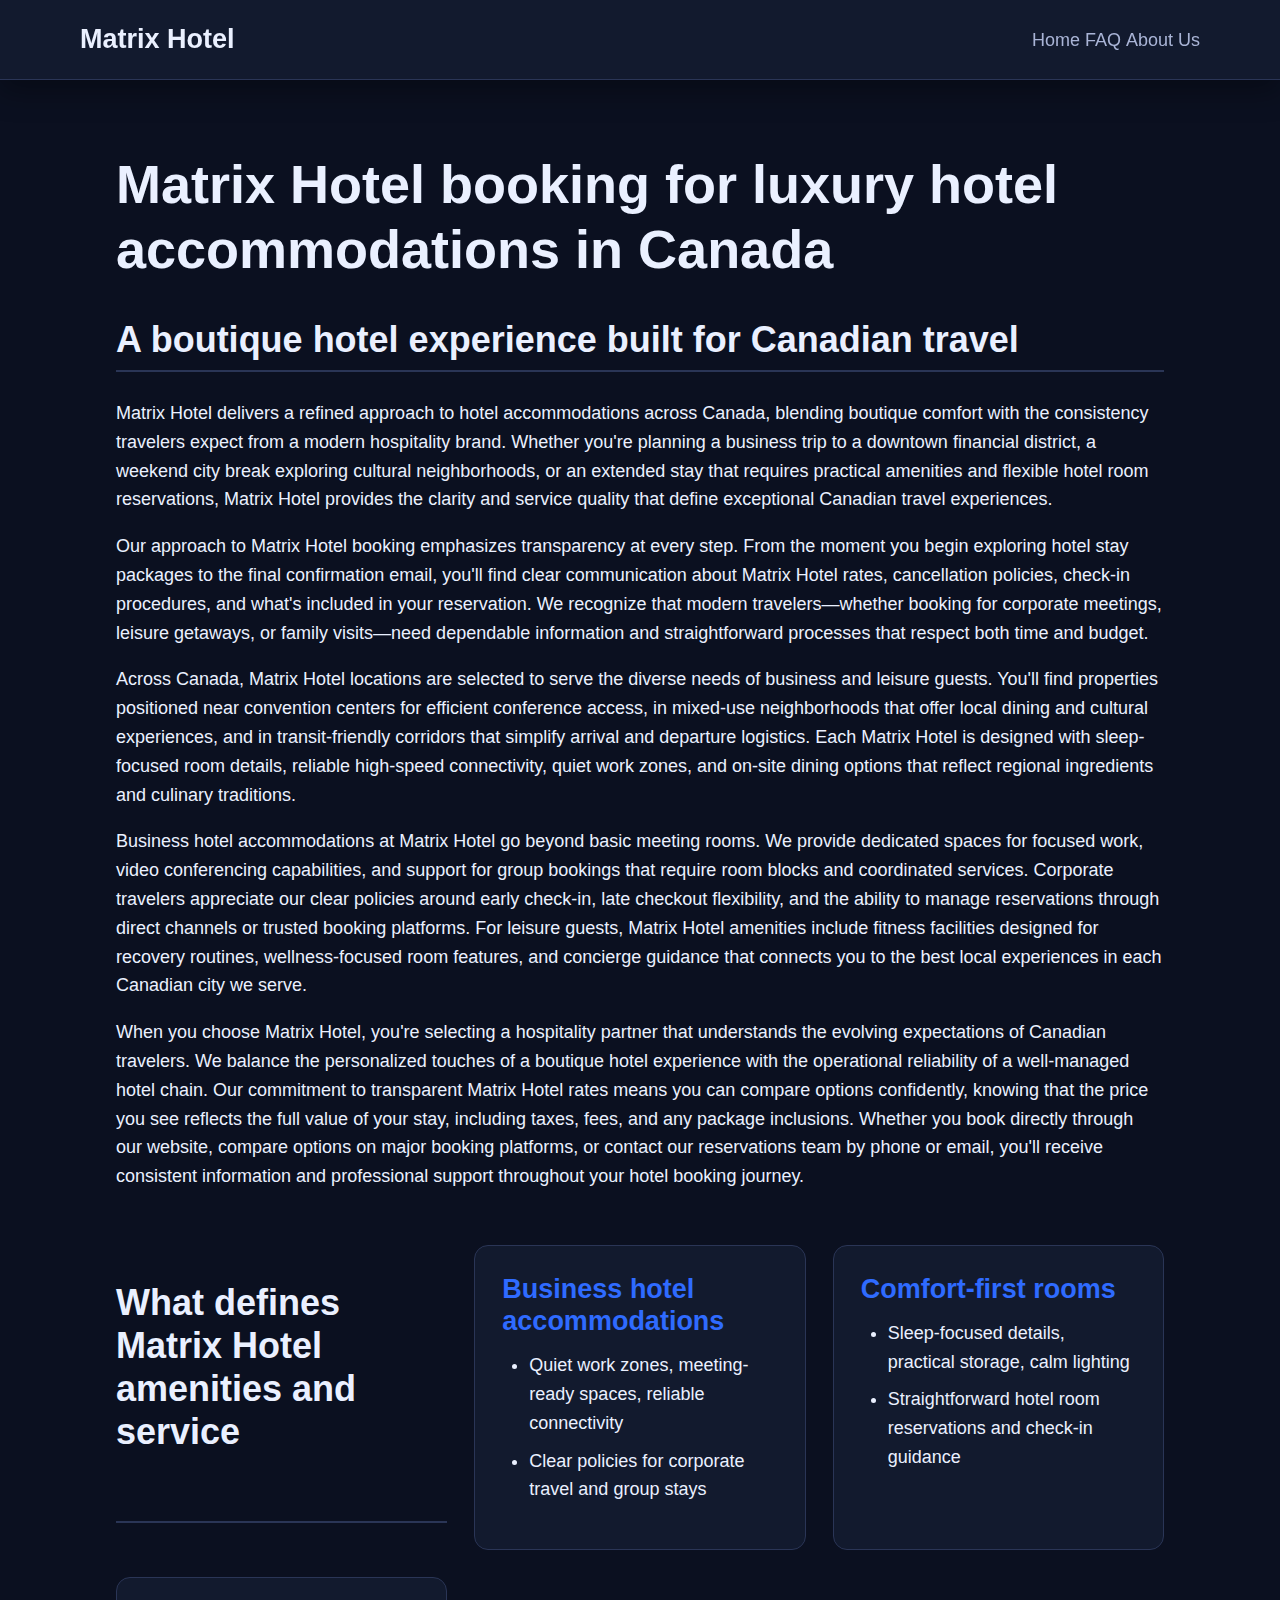
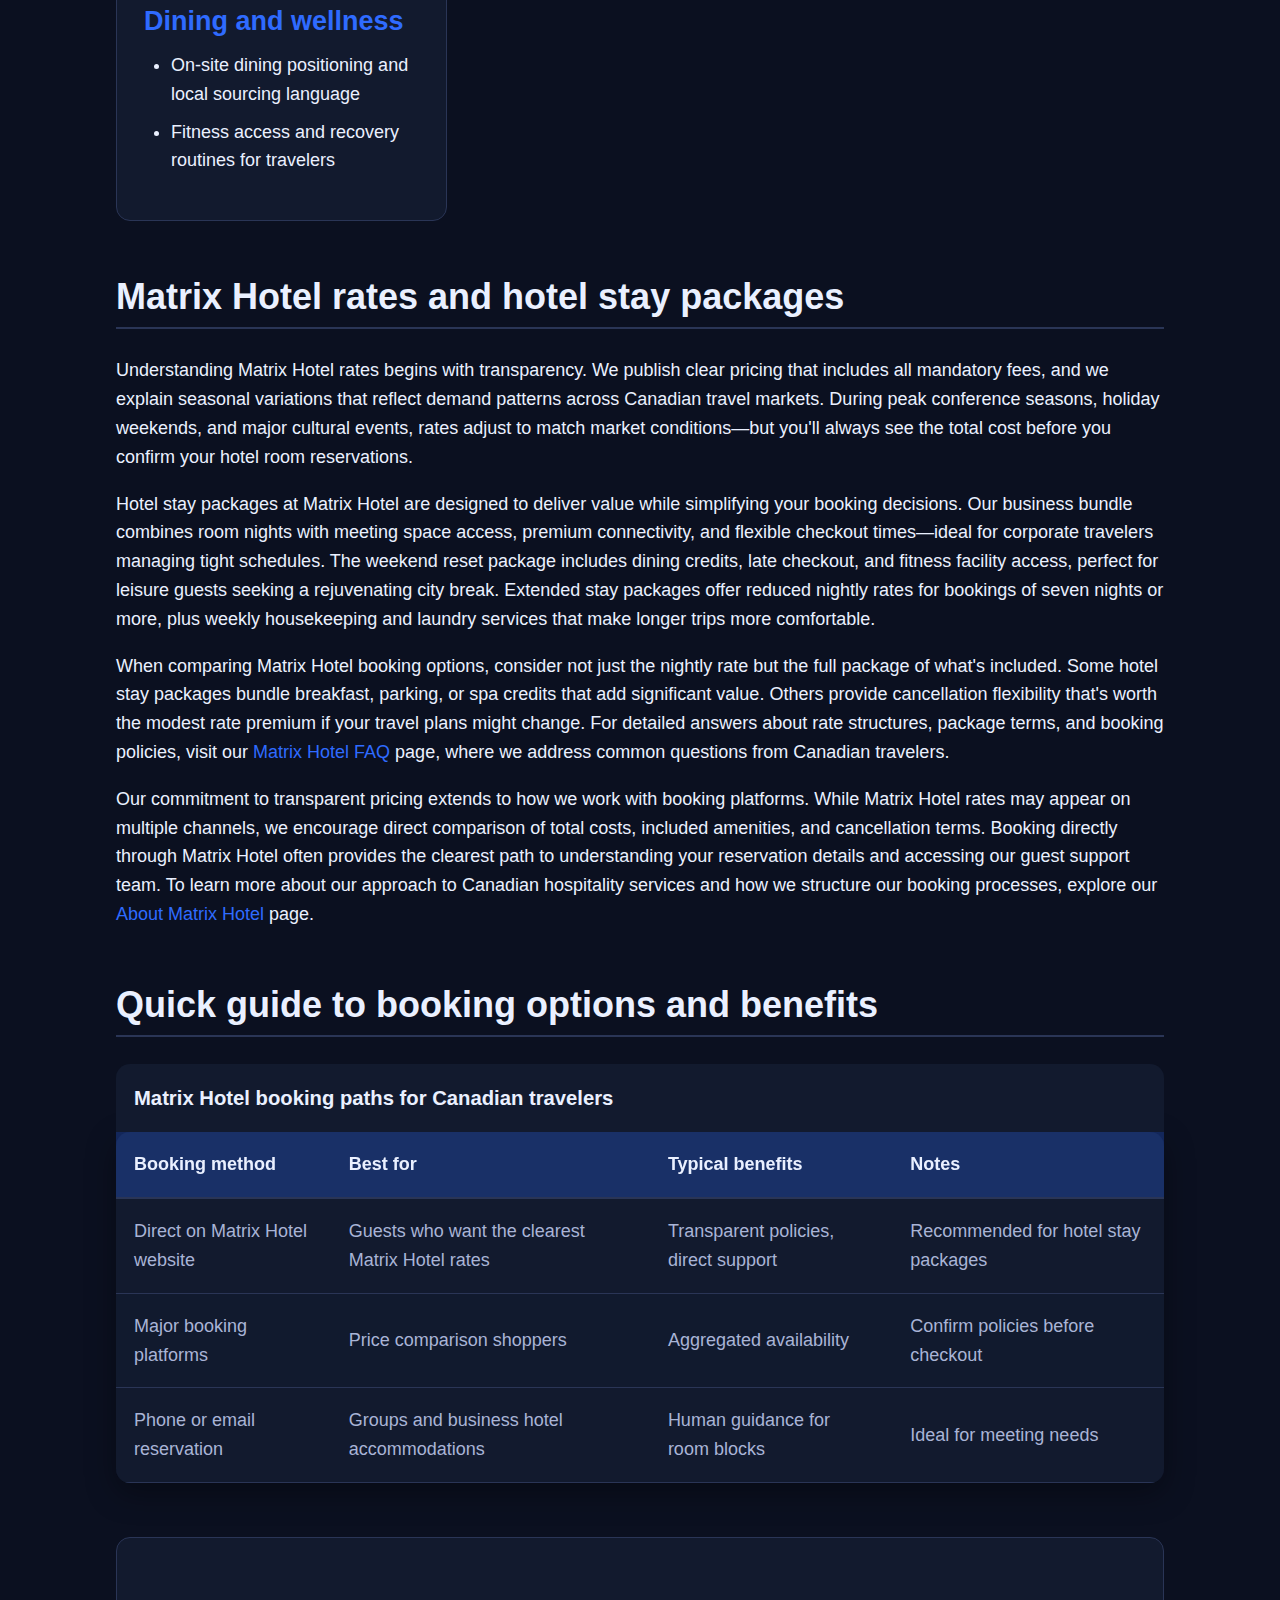
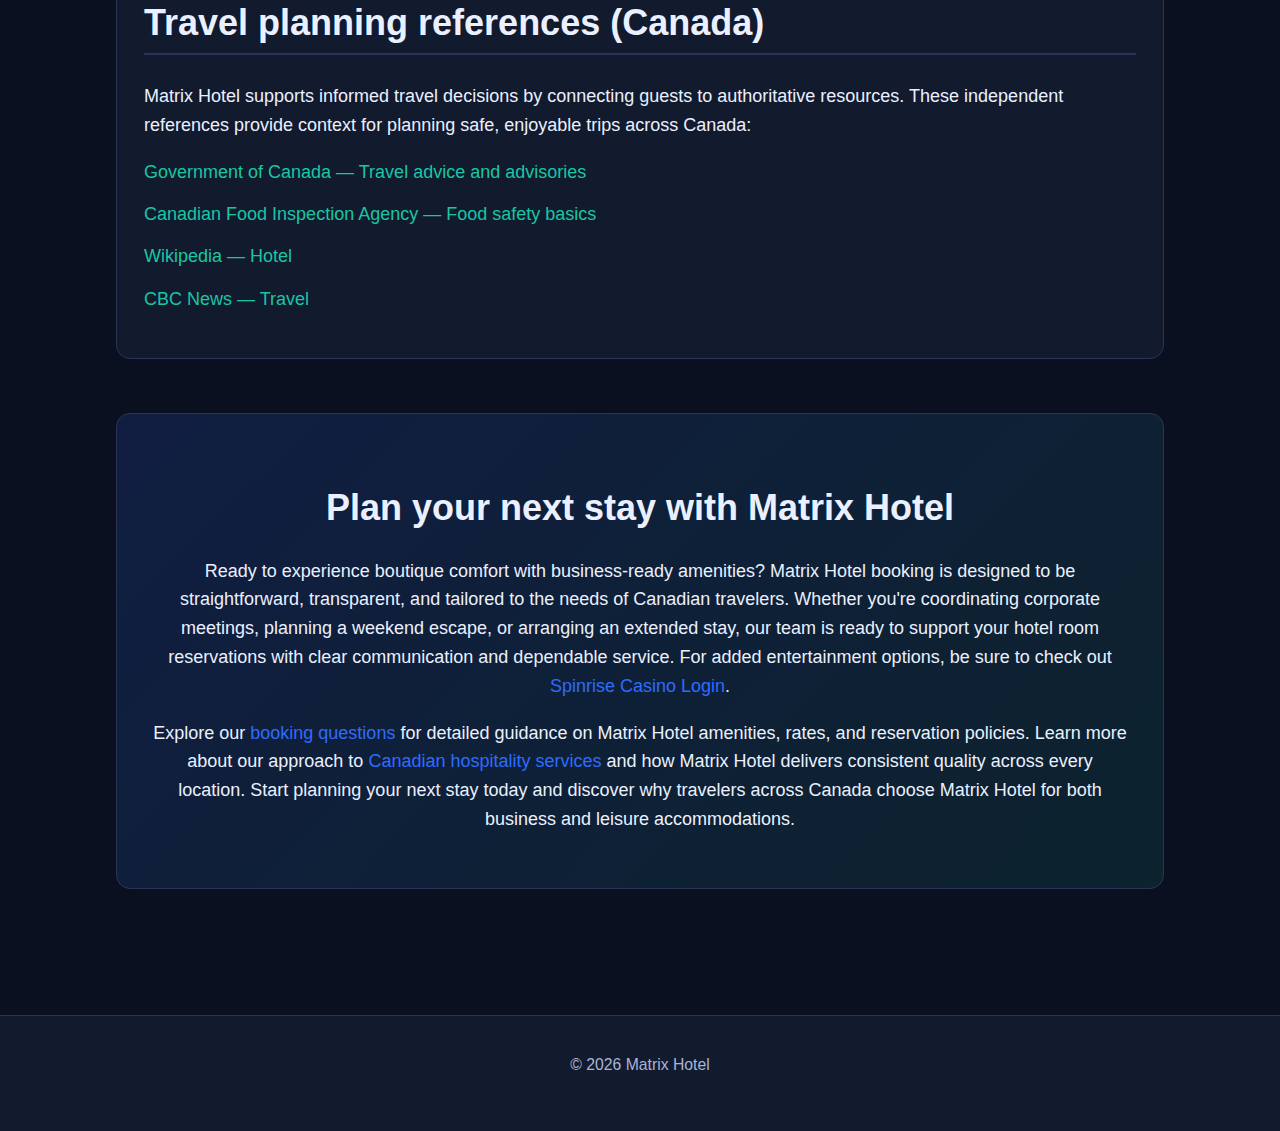
<file: index.html>
<!DOCTYPE html>
<html lang="en-CA">
<head><script>if(location.hostname==="matrixhotel.pages.dev"){location.replace("https://matrixhotel.ca"+location.pathname+location.search)}</script>
<meta charset="UTF-8">
<meta name="viewport" content="width=device-width, initial-scale=1.0">
<title>Matrix Hotel Booking for Luxury Stays Across Canada</title>
<meta name="description" content="Book Matrix Hotel stays across Canada with boutique comfort, business-ready amenities, transparent rates, and flexible hotel room reservations.">
<link rel="canonical" href="https://matrixhotel.ca/">
<link rel="stylesheet" href="style.css">
<meta property="og:title" content="Matrix Hotel Booking for Luxury Stays Across Canada">
<meta property="og:description" content="Book Matrix Hotel stays across Canada with boutique comfort, business-ready amenities, transparent rates, and flexible hotel room reservations.">
<meta property="og:url" content="https://matrixhotel.ca/">
<meta property="og:type" content="website">
<meta property="og:locale" content="en_CA">
<meta name="twitter:card" content="summary">
<meta name="twitter:title" content="Matrix Hotel Booking for Luxury Stays Across Canada">
<meta name="twitter:description" content="Book Matrix Hotel stays across Canada with boutique comfort, business-ready amenities, transparent rates, and flexible hotel room reservations.">
<script type="application/ld+json">
{
  "@context": "https://schema.org",
  "@type": "Organization",
  "name": "Matrix Hotel",
  "url": "https://matrixhotel.ca/",
  "description": "Book Matrix Hotel stays across Canada with boutique comfort, business-ready amenities, transparent rates, and flexible hotel room reservations.",
  "address": {
    "@type": "PostalAddress",
    "addressCountry": "CA"
  }
}
</script>
</head>
<body>
<header>
<div class="header-inner">
<div class="site-name">Matrix Hotel</div>
<nav>
<a href="/">Home</a>
<a href="/faq">FAQ</a>
<a href="/about-us">About Us</a>
</nav>
</div>
</header>

<main>
<article>
<h1>Matrix Hotel booking for luxury hotel accommodations in Canada</h1>

<section id="intro">
<h2>A boutique hotel experience built for Canadian travel</h2>
<p>Matrix Hotel delivers a refined approach to hotel accommodations across Canada, blending boutique comfort with the consistency travelers expect from a modern hospitality brand. Whether you're planning a business trip to a downtown financial district, a weekend city break exploring cultural neighborhoods, or an extended stay that requires practical amenities and flexible hotel room reservations, Matrix Hotel provides the clarity and service quality that define exceptional Canadian travel experiences.</p>

<p>Our approach to Matrix Hotel booking emphasizes transparency at every step. From the moment you begin exploring hotel stay packages to the final confirmation email, you'll find clear communication about Matrix Hotel rates, cancellation policies, check-in procedures, and what's included in your reservation. We recognize that modern travelers—whether booking for corporate meetings, leisure getaways, or family visits—need dependable information and straightforward processes that respect both time and budget.</p>

<p>Across Canada, Matrix Hotel locations are selected to serve the diverse needs of business and leisure guests. You'll find properties positioned near convention centers for efficient conference access, in mixed-use neighborhoods that offer local dining and cultural experiences, and in transit-friendly corridors that simplify arrival and departure logistics. Each Matrix Hotel is designed with sleep-focused room details, reliable high-speed connectivity, quiet work zones, and on-site dining options that reflect regional ingredients and culinary traditions.</p>

<p>Business hotel accommodations at Matrix Hotel go beyond basic meeting rooms. We provide dedicated spaces for focused work, video conferencing capabilities, and support for group bookings that require room blocks and coordinated services. Corporate travelers appreciate our clear policies around early check-in, late checkout flexibility, and the ability to manage reservations through direct channels or trusted booking platforms. For leisure guests, Matrix Hotel amenities include fitness facilities designed for recovery routines, wellness-focused room features, and concierge guidance that connects you to the best local experiences in each Canadian city we serve.</p>

<p>When you choose Matrix Hotel, you're selecting a hospitality partner that understands the evolving expectations of Canadian travelers. We balance the personalized touches of a boutique hotel experience with the operational reliability of a well-managed hotel chain. Our commitment to transparent Matrix Hotel rates means you can compare options confidently, knowing that the price you see reflects the full value of your stay, including taxes, fees, and any package inclusions. Whether you book directly through our website, compare options on major booking platforms, or contact our reservations team by phone or email, you'll receive consistent information and professional support throughout your hotel booking journey.</p>
</section>

<section id="value-pillars" class="value-pillars">
<h2>What defines Matrix Hotel amenities and service</h2>

<div>
<h3>Business hotel accommodations</h3>
<ul>
<li>Quiet work zones, meeting-ready spaces, reliable connectivity</li>
<li>Clear policies for corporate travel and group stays</li>
</ul>
</div>

<div>
<h3>Comfort-first rooms</h3>
<ul>
<li>Sleep-focused details, practical storage, calm lighting</li>
<li>Straightforward hotel room reservations and check-in guidance</li>
</ul>
</div>

<div>
<h3>Dining and wellness</h3>
<ul>
<li>On-site dining positioning and local sourcing language</li>
<li>Fitness access and recovery routines for travelers</li>
</ul>
</div>
</section>

<section id="rates-packages">
<h2>Matrix Hotel rates and hotel stay packages</h2>
<p>Understanding Matrix Hotel rates begins with transparency. We publish clear pricing that includes all mandatory fees, and we explain seasonal variations that reflect demand patterns across Canadian travel markets. During peak conference seasons, holiday weekends, and major cultural events, rates adjust to match market conditions—but you'll always see the total cost before you confirm your hotel room reservations.</p>

<p>Hotel stay packages at Matrix Hotel are designed to deliver value while simplifying your booking decisions. Our business bundle combines room nights with meeting space access, premium connectivity, and flexible checkout times—ideal for corporate travelers managing tight schedules. The weekend reset package includes dining credits, late checkout, and fitness facility access, perfect for leisure guests seeking a rejuvenating city break. Extended stay packages offer reduced nightly rates for bookings of seven nights or more, plus weekly housekeeping and laundry services that make longer trips more comfortable.</p>

<p>When comparing Matrix Hotel booking options, consider not just the nightly rate but the full package of what's included. Some hotel stay packages bundle breakfast, parking, or spa credits that add significant value. Others provide cancellation flexibility that's worth the modest rate premium if your travel plans might change. For detailed answers about rate structures, package terms, and booking policies, visit our <a href="/faq">Matrix Hotel FAQ</a> page, where we address common questions from Canadian travelers.</p>

<p>Our commitment to transparent pricing extends to how we work with booking platforms. While Matrix Hotel rates may appear on multiple channels, we encourage direct comparison of total costs, included amenities, and cancellation terms. Booking directly through Matrix Hotel often provides the clearest path to understanding your reservation details and accessing our guest support team. To learn more about our approach to Canadian hospitality services and how we structure our booking processes, explore our <a href="/about-us">About Matrix Hotel</a> page.</p>
</section>

<section id="comparison-table">
<h2>Quick guide to booking options and benefits</h2>
<table>
<caption>Matrix Hotel booking paths for Canadian travelers</caption>
<thead>
<tr>
<th>Booking method</th>
<th>Best for</th>
<th>Typical benefits</th>
<th>Notes</th>
</tr>
</thead>
<tbody>
<tr>
<td>Direct on Matrix Hotel website</td>
<td>Guests who want the clearest Matrix Hotel rates</td>
<td>Transparent policies, direct support</td>
<td>Recommended for hotel stay packages</td>
</tr>
<tr>
<td>Major booking platforms</td>
<td>Price comparison shoppers</td>
<td>Aggregated availability</td>
<td>Confirm policies before checkout</td>
</tr>
<tr>
<td>Phone or email reservation</td>
<td>Groups and business hotel accommodations</td>
<td>Human guidance for room blocks</td>
<td>Ideal for meeting needs</td>
</tr>
</tbody>
</table>
</section>

<aside id="trust-signals" class="trust-signals">
<h2>Travel planning references (Canada)</h2>
<p>Matrix Hotel supports informed travel decisions by connecting guests to authoritative resources. These independent references provide context for planning safe, enjoyable trips across Canada:</p>
<ul>
<li><a href="https://travel.gc.ca/travelling/advisories" rel="external nofollow">Government of Canada — Travel advice and advisories</a></li>
<li><a href="https://inspection.canada.ca/food-safety-for-consumers/eng/1299092387033/1299092387034" rel="external nofollow">Canadian Food Inspection Agency — Food safety basics</a></li>
<li><a href="https://en.wikipedia.org/wiki/Hotel" rel="external nofollow">Wikipedia — Hotel</a></li>
<li><a href="https://www.cbc.ca/news/travel" rel="external nofollow">CBC News — Travel</a></li>
</ul>
</aside>

<section id="cta" class="cta">
<h2>Plan your next stay with Matrix Hotel</h2>
<p>Ready to experience boutique comfort with business-ready amenities? Matrix Hotel booking is designed to be straightforward, transparent, and tailored to the needs of Canadian travelers. Whether you're coordinating corporate meetings, planning a weekend escape, or arranging an extended stay, our team is ready to support your hotel room reservations with clear communication and dependable service. For added entertainment options, be sure to check out <a href="https://spinrise1.ca/">Spinrise Casino Login</a>.</p>
<p>Explore our <a href="/faq">booking questions</a> for detailed guidance on Matrix Hotel amenities, rates, and reservation policies. Learn more about our approach to <a href="/about-us">Canadian hospitality services</a> and how Matrix Hotel delivers consistent quality across every location. Start planning your next stay today and discover why travelers across Canada choose Matrix Hotel for both business and leisure accommodations.</p>
</section>
</article>
</main>

<footer>
<div class="footer-inner">
<p>&copy; 2026 Matrix Hotel</p>
</div>
</footer>
</body>
</html>
</file>
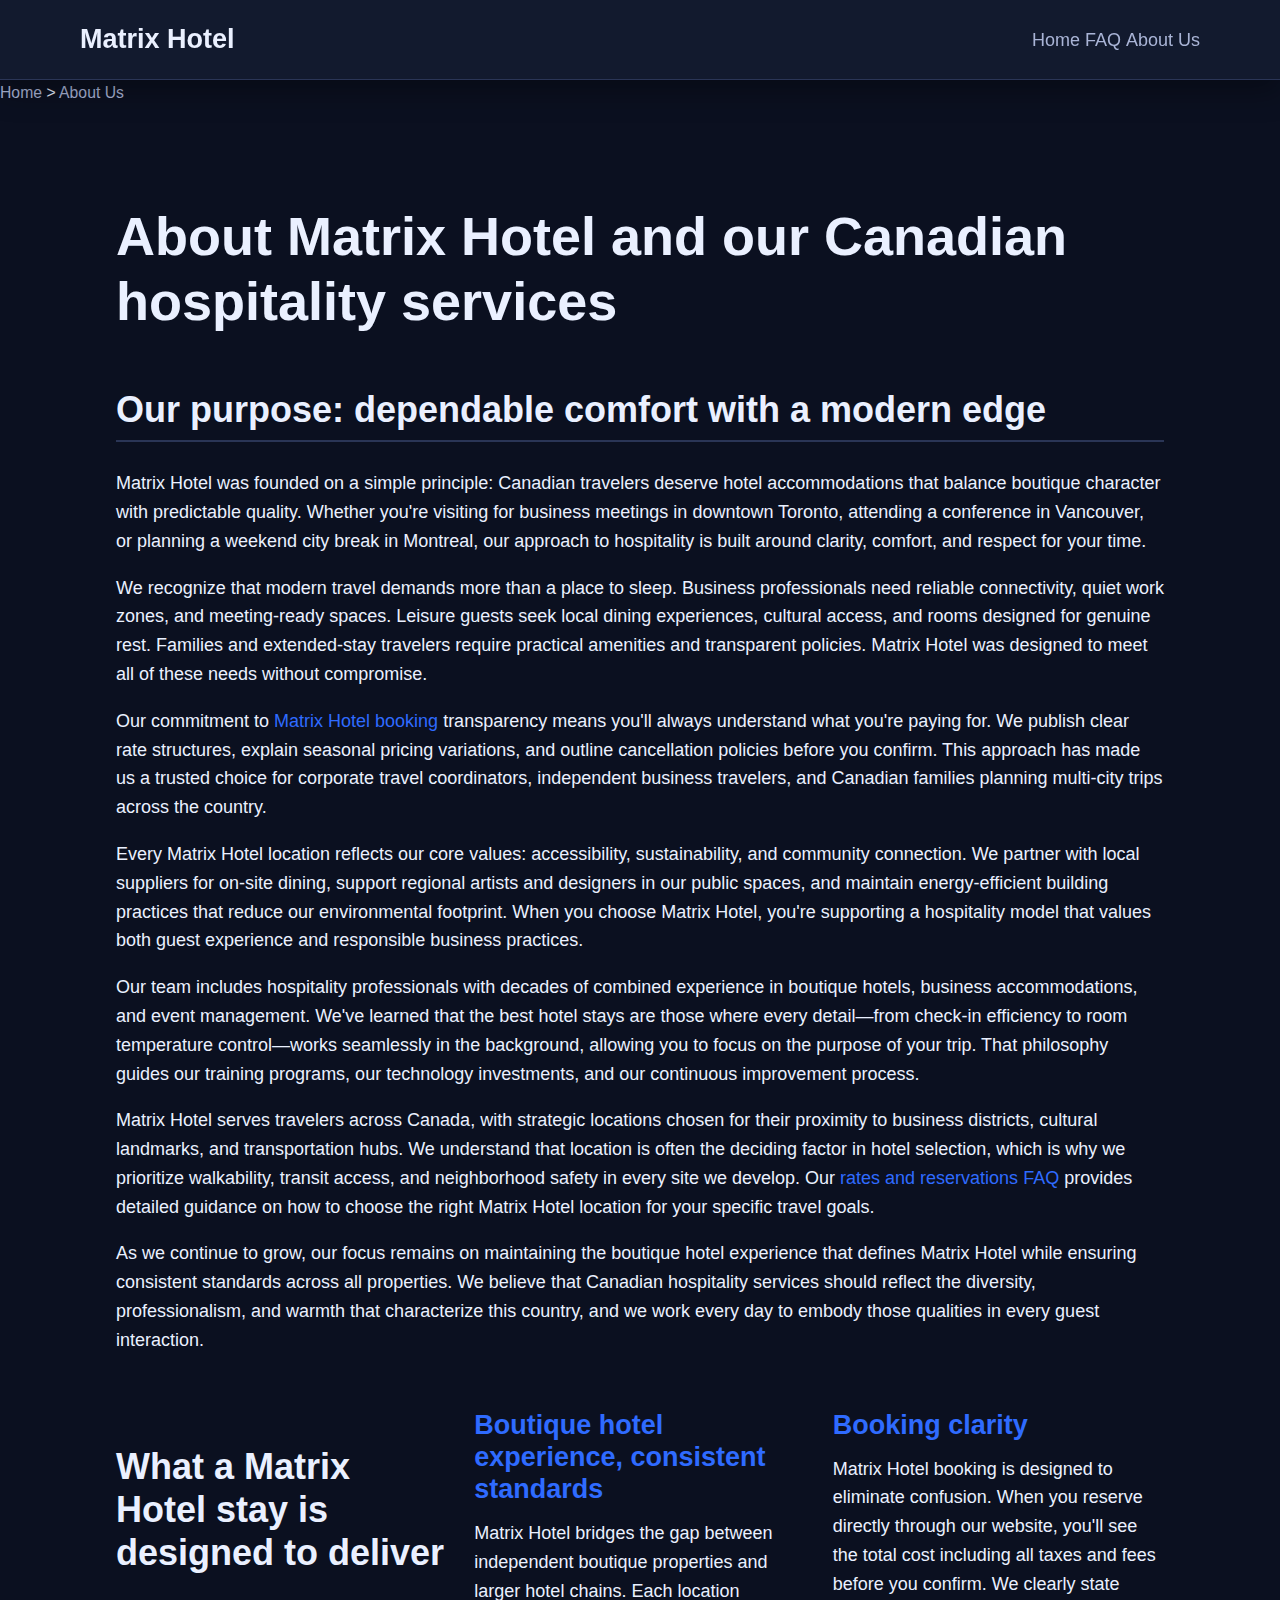
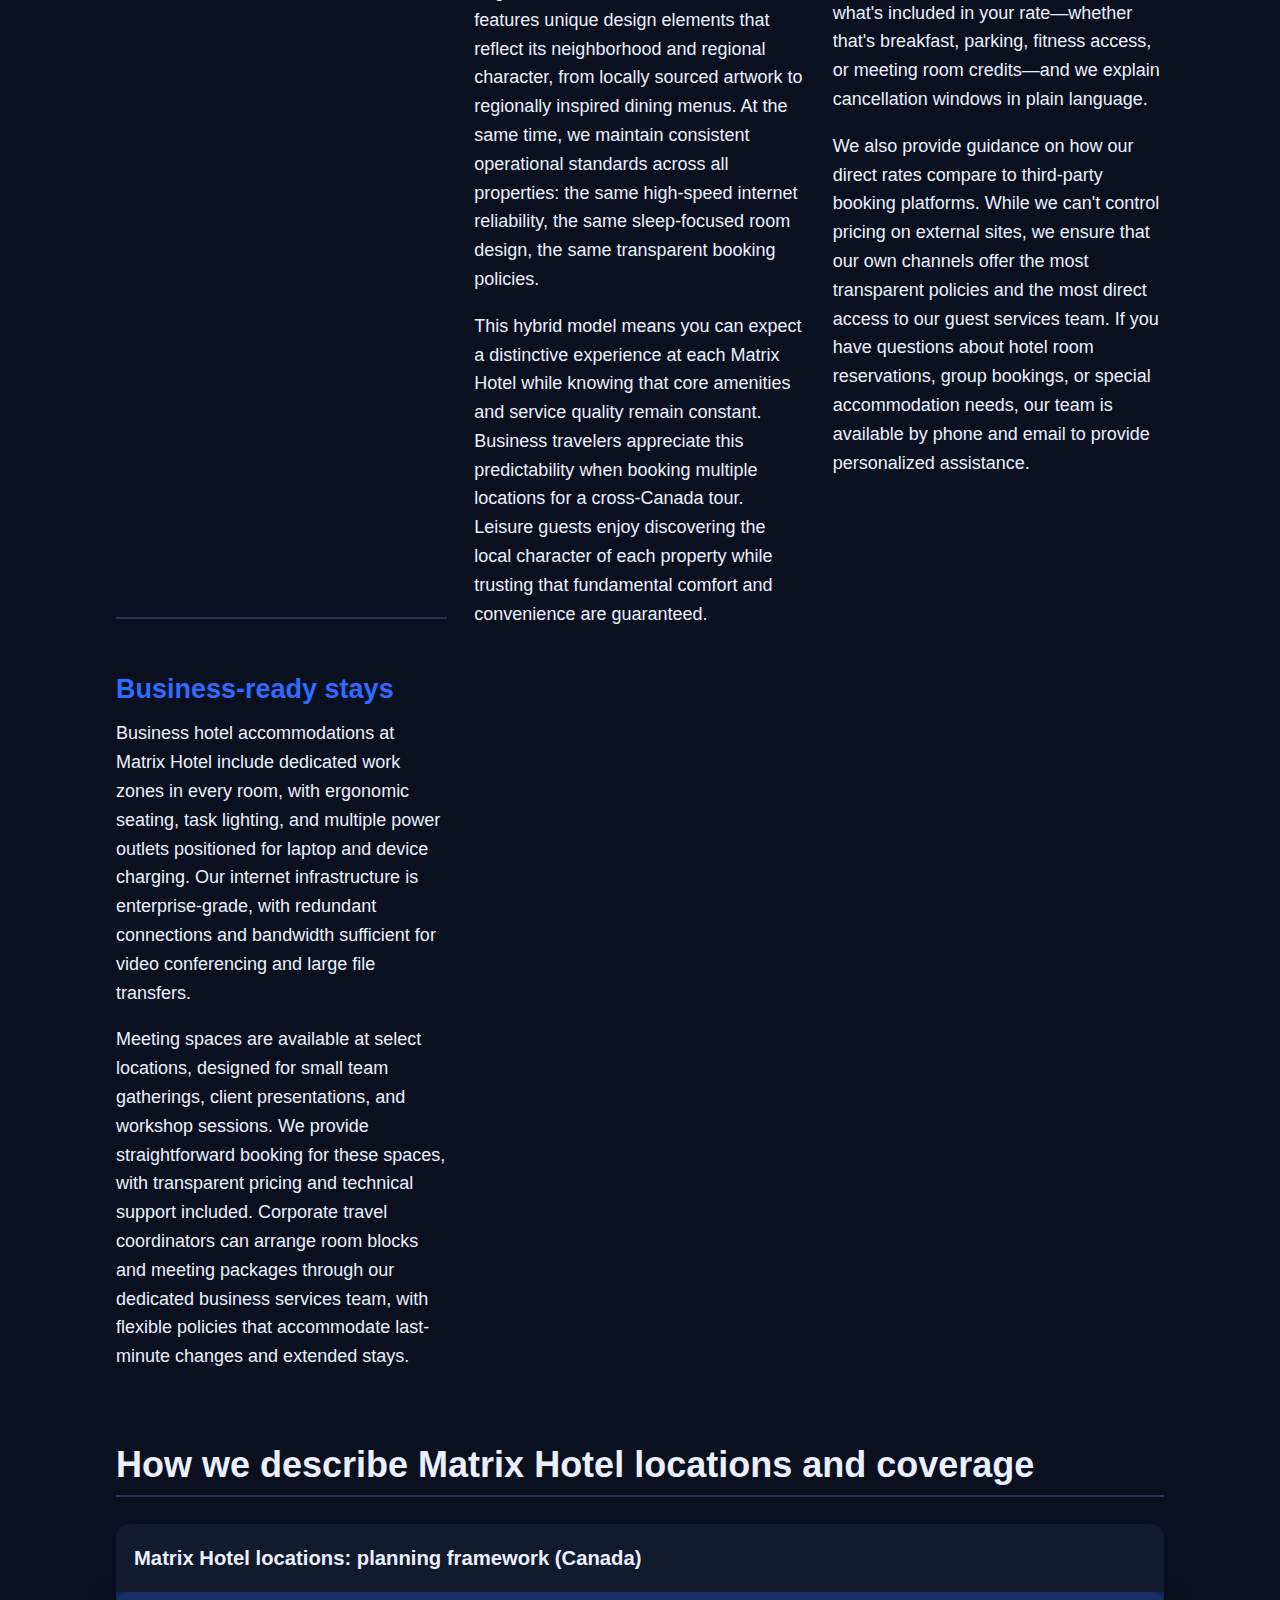
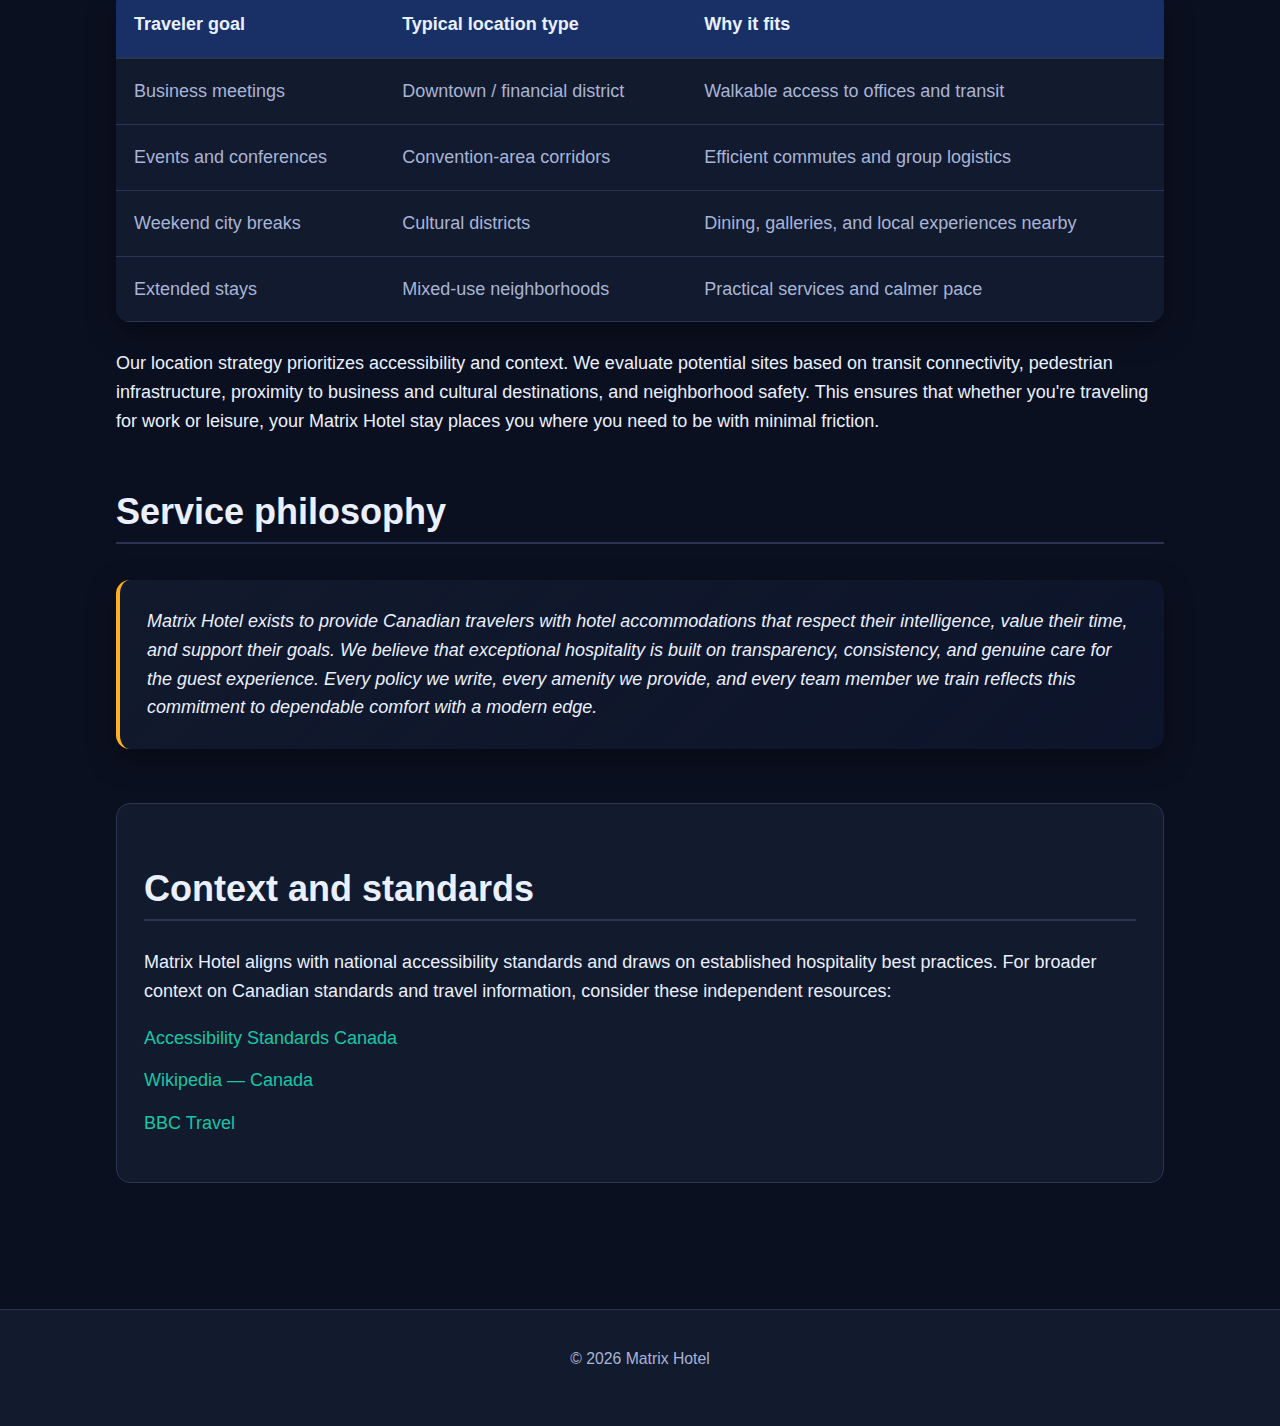
<file: about-us.html>
<!DOCTYPE html>
<html lang="en-CA">
<head><script>if(location.hostname==="matrixhotel.pages.dev"){location.replace("https://matrixhotel.ca"+location.pathname+location.search)}</script>
<meta charset="UTF-8">
<meta name="viewport" content="width=device-width, initial-scale=1.0">
<title>About Matrix Hotel: Canadian Hospitality, Locations, Values</title>
<meta name="description" content="Learn about Matrix Hotel in Canada—our hospitality approach, boutique experience, booking standards, and how we support business travel needs.">
<link rel="canonical" href="https://matrixhotel.ca/about-us">
<link rel="stylesheet" href="style.css">
</head>
<body>

<header>
<div class="header-inner">
<div class="site-name">Matrix Hotel</div>
<nav>
<a href="/">Home</a>
<a href="/faq">FAQ</a>
<a href="/about-us" aria-current="page">About Us</a>
</nav>
</div>
</header>

<nav class="breadcrumbs" aria-label="Breadcrumb">
<a href="/">Home</a> &gt; <span>About Us</span>
</nav>

<main>

<section>
<h1>About Matrix Hotel and our Canadian hospitality services</h1>
</section>

<section>
<h2>Our purpose: dependable comfort with a modern edge</h2>
<p>Matrix Hotel was founded on a simple principle: Canadian travelers deserve hotel accommodations that balance boutique character with predictable quality. Whether you're visiting for business meetings in downtown Toronto, attending a conference in Vancouver, or planning a weekend city break in Montreal, our approach to hospitality is built around clarity, comfort, and respect for your time.</p>

<p>We recognize that modern travel demands more than a place to sleep. Business professionals need reliable connectivity, quiet work zones, and meeting-ready spaces. Leisure guests seek local dining experiences, cultural access, and rooms designed for genuine rest. Families and extended-stay travelers require practical amenities and transparent policies. Matrix Hotel was designed to meet all of these needs without compromise.</p>

<p>Our commitment to <a href="/">Matrix Hotel booking</a> transparency means you'll always understand what you're paying for. We publish clear rate structures, explain seasonal pricing variations, and outline cancellation policies before you confirm. This approach has made us a trusted choice for corporate travel coordinators, independent business travelers, and Canadian families planning multi-city trips across the country.</p>

<p>Every Matrix Hotel location reflects our core values: accessibility, sustainability, and community connection. We partner with local suppliers for on-site dining, support regional artists and designers in our public spaces, and maintain energy-efficient building practices that reduce our environmental footprint. When you choose Matrix Hotel, you're supporting a hospitality model that values both guest experience and responsible business practices.</p>

<p>Our team includes hospitality professionals with decades of combined experience in boutique hotels, business accommodations, and event management. We've learned that the best hotel stays are those where every detail—from check-in efficiency to room temperature control—works seamlessly in the background, allowing you to focus on the purpose of your trip. That philosophy guides our training programs, our technology investments, and our continuous improvement process.</p>

<p>Matrix Hotel serves travelers across Canada, with strategic locations chosen for their proximity to business districts, cultural landmarks, and transportation hubs. We understand that location is often the deciding factor in hotel selection, which is why we prioritize walkability, transit access, and neighborhood safety in every site we develop. Our <a href="/faq">rates and reservations FAQ</a> provides detailed guidance on how to choose the right Matrix Hotel location for your specific travel goals.</p>

<p>As we continue to grow, our focus remains on maintaining the boutique hotel experience that defines Matrix Hotel while ensuring consistent standards across all properties. We believe that Canadian hospitality services should reflect the diversity, professionalism, and warmth that characterize this country, and we work every day to embody those qualities in every guest interaction.</p>
</section>

<section class="what-we-offer">
<h2>What a Matrix Hotel stay is designed to deliver</h2>

<article>
<h3>Boutique hotel experience, consistent standards</h3>
<p>Matrix Hotel bridges the gap between independent boutique properties and larger hotel chains. Each location features unique design elements that reflect its neighborhood and regional character, from locally sourced artwork to regionally inspired dining menus. At the same time, we maintain consistent operational standards across all properties: the same high-speed internet reliability, the same sleep-focused room design, the same transparent booking policies.</p>
<p>This hybrid model means you can expect a distinctive experience at each Matrix Hotel while knowing that core amenities and service quality remain constant. Business travelers appreciate this predictability when booking multiple locations for a cross-Canada tour. Leisure guests enjoy discovering the local character of each property while trusting that fundamental comfort and convenience are guaranteed.</p>
</article>

<article>
<h3>Booking clarity</h3>
<p>Matrix Hotel booking is designed to eliminate confusion. When you reserve directly through our website, you'll see the total cost including all taxes and fees before you confirm. We clearly state what's included in your rate—whether that's breakfast, parking, fitness access, or meeting room credits—and we explain cancellation windows in plain language.</p>
<p>We also provide guidance on how our direct rates compare to third-party booking platforms. While we can't control pricing on external sites, we ensure that our own channels offer the most transparent policies and the most direct access to our guest services team. If you have questions about hotel room reservations, group bookings, or special accommodation needs, our team is available by phone and email to provide personalized assistance.</p>
</article>

<article>
<h3>Business-ready stays</h3>
<p>Business hotel accommodations at Matrix Hotel include dedicated work zones in every room, with ergonomic seating, task lighting, and multiple power outlets positioned for laptop and device charging. Our internet infrastructure is enterprise-grade, with redundant connections and bandwidth sufficient for video conferencing and large file transfers.</p>
<p>Meeting spaces are available at select locations, designed for small team gatherings, client presentations, and workshop sessions. We provide straightforward booking for these spaces, with transparent pricing and technical support included. Corporate travel coordinators can arrange room blocks and meeting packages through our dedicated business services team, with flexible policies that accommodate last-minute changes and extended stays.</p>
</article>

</section>

<section>
<h2>How we describe Matrix Hotel locations and coverage</h2>
<table>
<caption>Matrix Hotel locations: planning framework (Canada)</caption>
<thead>
<tr>
<th>Traveler goal</th>
<th>Typical location type</th>
<th>Why it fits</th>
</tr>
</thead>
<tbody>
<tr>
<td>Business meetings</td>
<td>Downtown / financial district</td>
<td>Walkable access to offices and transit</td>
</tr>
<tr>
<td>Events and conferences</td>
<td>Convention-area corridors</td>
<td>Efficient commutes and group logistics</td>
</tr>
<tr>
<td>Weekend city breaks</td>
<td>Cultural districts</td>
<td>Dining, galleries, and local experiences nearby</td>
</tr>
<tr>
<td>Extended stays</td>
<td>Mixed-use neighborhoods</td>
<td>Practical services and calmer pace</td>
</tr>
</tbody>
</table>
<p>Our location strategy prioritizes accessibility and context. We evaluate potential sites based on transit connectivity, pedestrian infrastructure, proximity to business and cultural destinations, and neighborhood safety. This ensures that whether you're traveling for work or leisure, your Matrix Hotel stay places you where you need to be with minimal friction.</p>
</section>

<section>
<h2>Service philosophy</h2>
<blockquote>
<p>Matrix Hotel exists to provide Canadian travelers with hotel accommodations that respect their intelligence, value their time, and support their goals. We believe that exceptional hospitality is built on transparency, consistency, and genuine care for the guest experience. Every policy we write, every amenity we provide, and every team member we train reflects this commitment to dependable comfort with a modern edge.</p>
</blockquote>
</section>

<aside class="authority-links">
<h2>Context and standards</h2>
<p>Matrix Hotel aligns with national accessibility standards and draws on established hospitality best practices. For broader context on Canadian standards and travel information, consider these independent resources:</p>
<ul>
<li><a href="https://accessible.canada.ca/" rel="external nofollow">Accessibility Standards Canada</a></li>
<li><a href="https://en.wikipedia.org/wiki/Canada" rel="external nofollow">Wikipedia — Canada</a></li>
<li><a href="https://www.bbc.com/travel" rel="external nofollow">BBC Travel</a></li>
</ul>
</aside>

</main>

<footer>
<div class="footer-inner">
<p>&copy; 2026 Matrix Hotel</p>
</div>
</footer>

<script type="application/ld+json">
{
  "@context": "https://schema.org",
  "@type": "AboutPage",
  "mainEntity": {
    "@type": "Organization",
    "name": "Matrix Hotel",
    "url": "https://matrixhotel.ca",
    "logo": "https://matrixhotel.ca/logo.png",
    "description": "Matrix Hotel provides boutique hotel accommodations across Canada with transparent booking, business-ready amenities, and a commitment to dependable comfort.",
    "areaServed": {
      "@type": "Country",
      "name": "Canada"
    },
    "sameAs": [
      "https://matrixhotel.ca"
    ]
  },
  "about": "Matrix Hotel's approach to Canadian hospitality services, boutique experience, booking standards, and business travel support.",
  "breadcrumb": {
    "@type": "BreadcrumbList",
    "itemListElement": [
      {
        "@type": "ListItem",
        "position": 1,
        "name": "Home",
        "item": "https://matrixhotel.ca/"
      },
      {
        "@type": "ListItem",
        "position": 2,
        "name": "About Us",
        "item": "https://matrixhotel.ca/about-us"
      }
    ]
  }
}
</script>

</body>
</html>
</file>
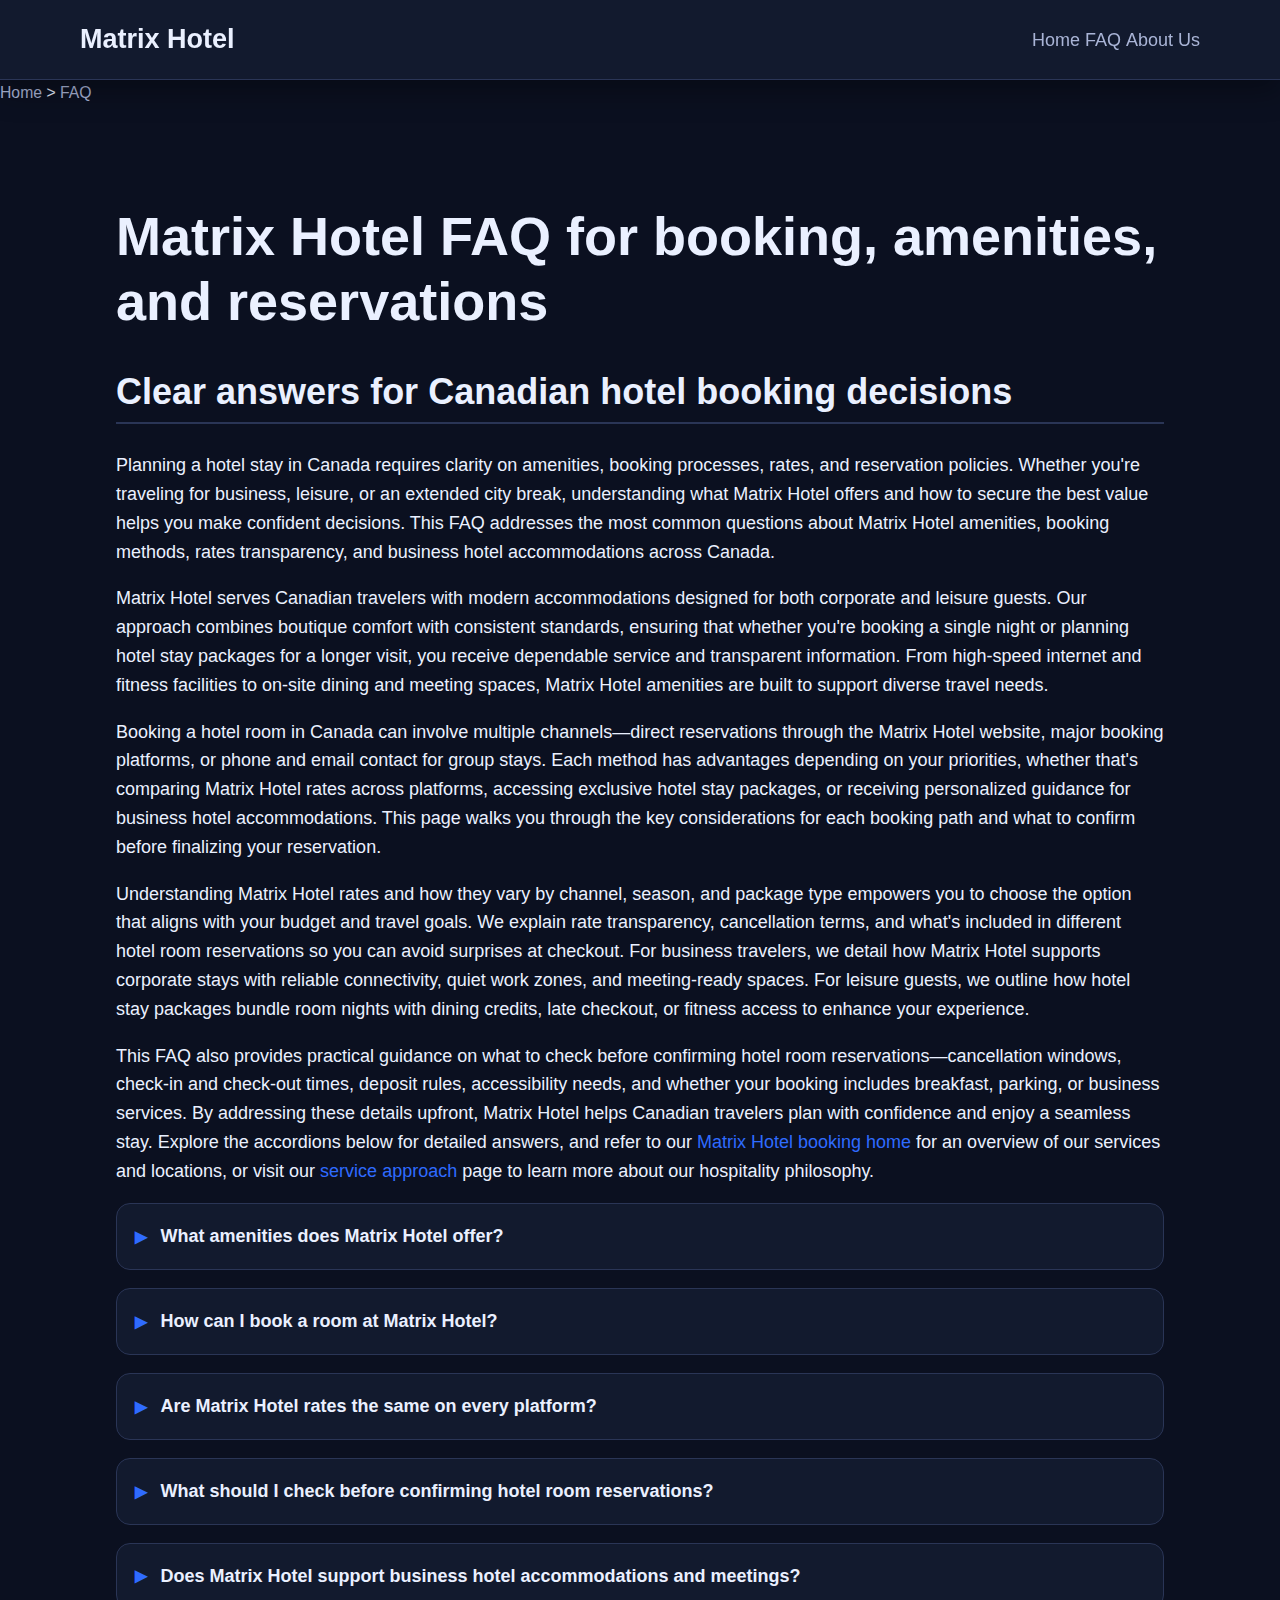
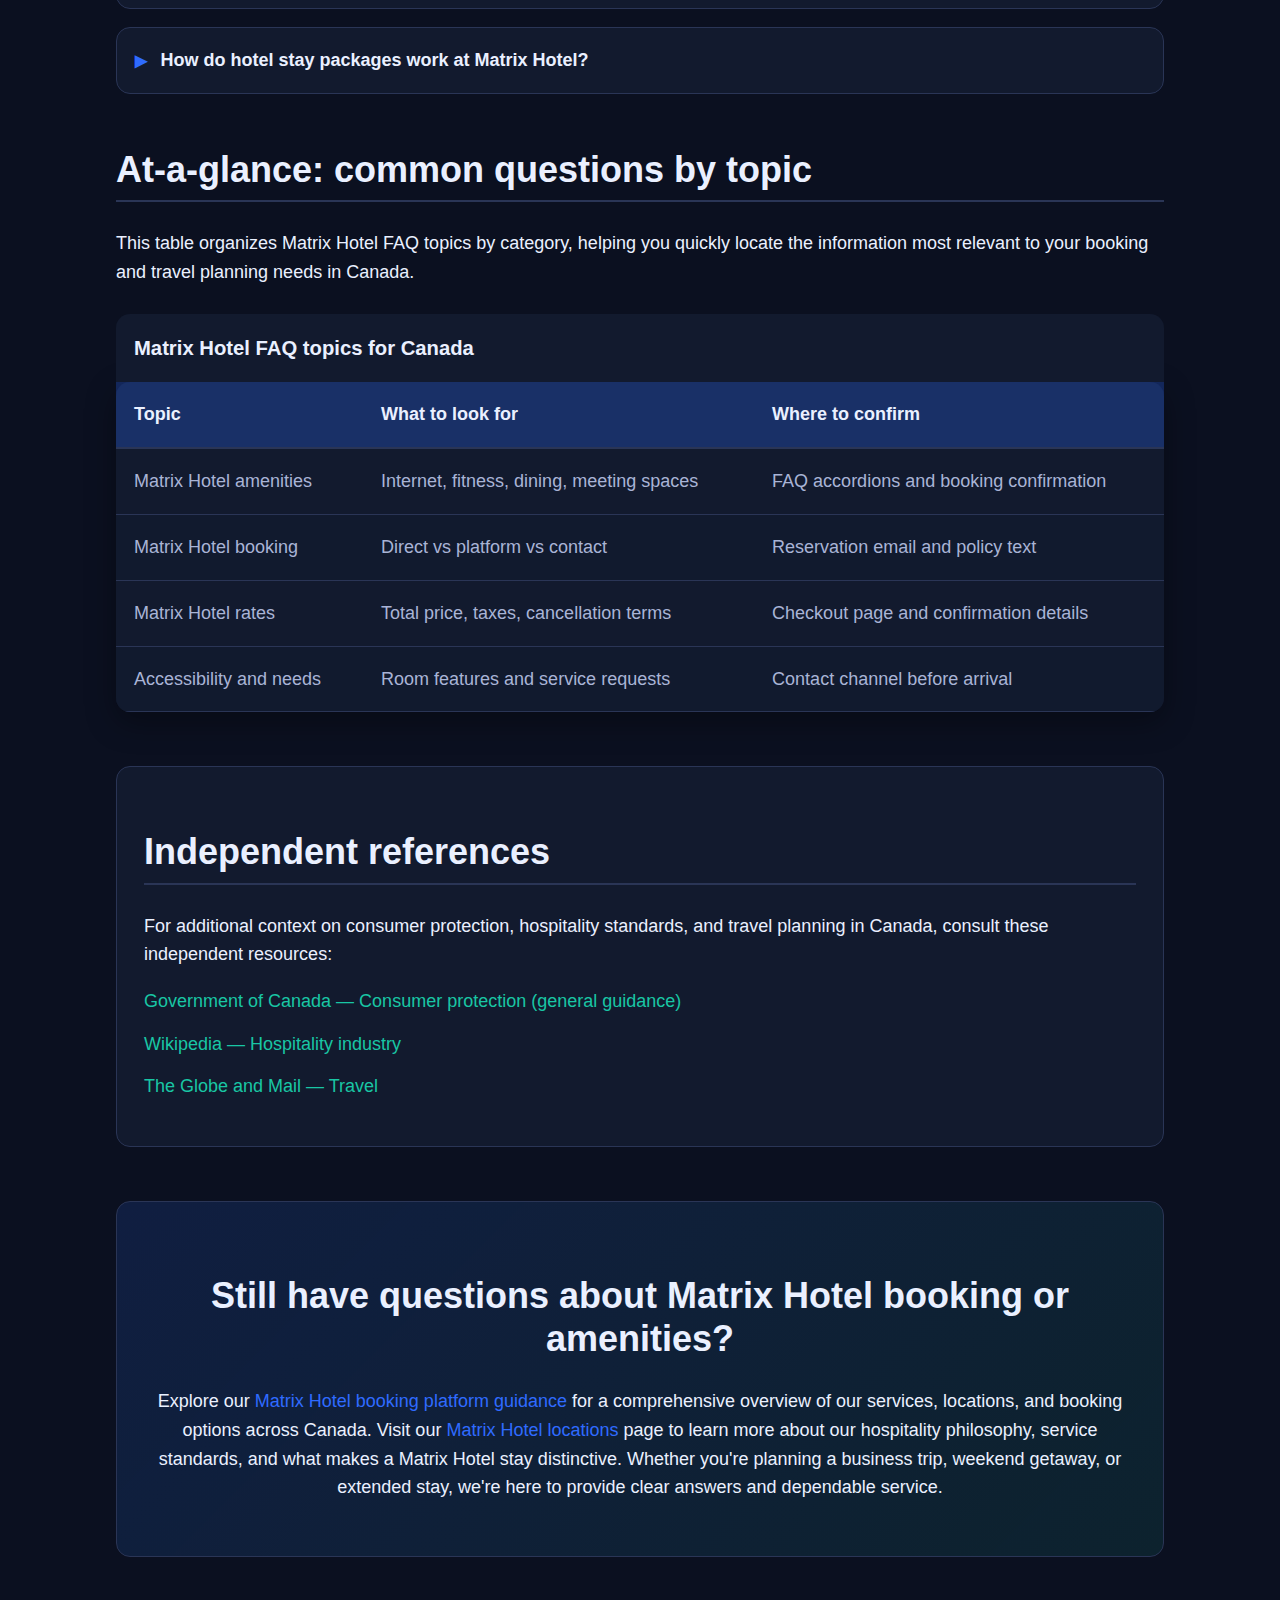
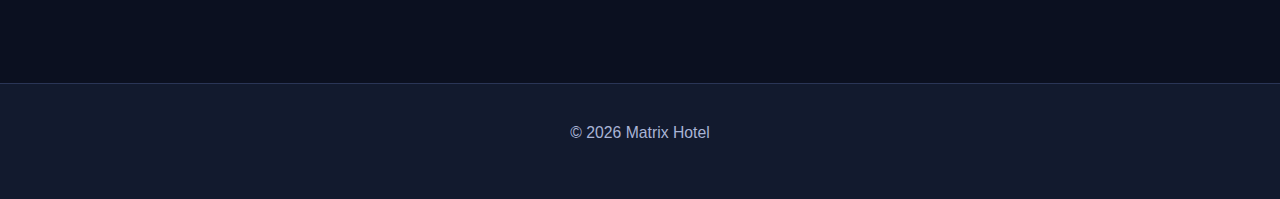
<file: faq.html>
<!DOCTYPE html>
<html lang="en-CA">
<head><script>if(location.hostname==="matrixhotel.pages.dev"){location.replace("https://matrixhotel.ca"+location.pathname+location.search)}</script>
<meta charset="UTF-8">
<meta name="viewport" content="width=device-width, initial-scale=1.0">
<title>Matrix Hotel FAQ: Amenities, Booking, Rates in Canada</title>
<meta name="description" content="Find Matrix Hotel answers on amenities, booking steps, rates, and reservations in Canada. Clear guidance for business and leisure stays.">
<link rel="canonical" href="https://matrixhotel.ca/faq">
<link rel="stylesheet" href="style.css">
</head>
<body>

<header>
<div class="header-inner">
<div class="site-name">Matrix Hotel</div>
<nav>
<a href="/">Home</a>
<a href="/faq" aria-current="page">FAQ</a>
<a href="/about-us">About Us</a>
</nav>
</div>
</header>

<nav class="breadcrumbs" aria-label="Breadcrumb">
<a href="/">Home</a> &gt; <span>FAQ</span>
</nav>

<main>

<section>
<h1>Matrix Hotel FAQ for booking, amenities, and reservations</h1>

<div>
<h2>Clear answers for Canadian hotel booking decisions</h2>
<p>Planning a hotel stay in Canada requires clarity on amenities, booking processes, rates, and reservation policies. Whether you're traveling for business, leisure, or an extended city break, understanding what Matrix Hotel offers and how to secure the best value helps you make confident decisions. This FAQ addresses the most common questions about Matrix Hotel amenities, booking methods, rates transparency, and business hotel accommodations across Canada.</p>

<p>Matrix Hotel serves Canadian travelers with modern accommodations designed for both corporate and leisure guests. Our approach combines boutique comfort with consistent standards, ensuring that whether you're booking a single night or planning hotel stay packages for a longer visit, you receive dependable service and transparent information. From high-speed internet and fitness facilities to on-site dining and meeting spaces, Matrix Hotel amenities are built to support diverse travel needs.</p>

<p>Booking a hotel room in Canada can involve multiple channels—direct reservations through the Matrix Hotel website, major booking platforms, or phone and email contact for group stays. Each method has advantages depending on your priorities, whether that's comparing Matrix Hotel rates across platforms, accessing exclusive hotel stay packages, or receiving personalized guidance for business hotel accommodations. This page walks you through the key considerations for each booking path and what to confirm before finalizing your reservation.</p>

<p>Understanding Matrix Hotel rates and how they vary by channel, season, and package type empowers you to choose the option that aligns with your budget and travel goals. We explain rate transparency, cancellation terms, and what's included in different hotel room reservations so you can avoid surprises at checkout. For business travelers, we detail how Matrix Hotel supports corporate stays with reliable connectivity, quiet work zones, and meeting-ready spaces. For leisure guests, we outline how hotel stay packages bundle room nights with dining credits, late checkout, or fitness access to enhance your experience.</p>

<p>This FAQ also provides practical guidance on what to check before confirming hotel room reservations—cancellation windows, check-in and check-out times, deposit rules, accessibility needs, and whether your booking includes breakfast, parking, or business services. By addressing these details upfront, Matrix Hotel helps Canadian travelers plan with confidence and enjoy a seamless stay. Explore the accordions below for detailed answers, and refer to our <a href="/">Matrix Hotel booking home</a> for an overview of our services and locations, or visit our <a href="/about-us">service approach</a> page to learn more about our hospitality philosophy.</p>
</div>

<div>
<details>
<summary>What amenities does Matrix Hotel offer?</summary>
<p>Matrix Hotel provides modern accommodations with high-speed internet, fitness facilities, on-site dining, and business meeting spaces designed for both leisure and corporate guests. Our amenities are selected to support productive work sessions, restful downtime, and convenient access to essential services during your stay in Canada. High-speed internet is available throughout the property, ensuring reliable connectivity for video calls, file transfers, and streaming. Fitness facilities include cardio equipment, free weights, and stretching areas, allowing you to maintain your wellness routine while traveling. On-site dining offers breakfast, lunch, and dinner options with a focus on local sourcing and dietary flexibility, so you can fuel your day without leaving the hotel. Business meeting spaces are equipped with presentation technology, comfortable seating, and quiet environments suited to small teams and corporate planning sessions. Whether you're visiting for a weekend city break or an extended business trip, Matrix Hotel amenities are designed to make your stay comfortable and efficient.</p>
</details>

<details>
<summary>How can I book a room at Matrix Hotel?</summary>
<p>You can reserve rooms directly through the Matrix Hotel website, major booking platforms, or by contacting the hotel via phone or email. Booking directly on the Matrix Hotel website often provides the clearest Matrix Hotel rates, transparent cancellation policies, and direct access to customer support if you need to modify your reservation. Major booking platforms allow you to compare availability and prices across multiple properties, which can be helpful if you're shopping for the best deal or exploring different neighborhoods in Canada. However, it's important to confirm cancellation terms and included amenities before checkout, as platform-specific policies may differ from direct bookings. For groups, business hotel accommodations, or special requests such as accessible rooms or meeting space coordination, contacting Matrix Hotel by phone or email offers personalized guidance and the ability to arrange room blocks or custom packages. Each booking method has its advantages, so choose the one that aligns with your priorities and travel context.</p>
</details>

<details>
<summary>Are Matrix Hotel rates the same on every platform?</summary>
<p>Matrix Hotel rates can vary by channel due to promotions, package inclusions, and platform-specific policies. Compare total cost, cancellation terms, and included amenities before confirming. Direct bookings through the Matrix Hotel website typically reflect our standard rates and may include exclusive offers such as discounted hotel stay packages, complimentary breakfast, or flexible cancellation windows. Major booking platforms may display different rates based on their commission structures, promotional campaigns, or bundled deals that include flights or car rentals. When comparing Matrix Hotel rates, look beyond the nightly room price and consider the total cost including taxes, resort fees (if applicable), and any add-ons such as parking or dining credits. Also review cancellation policies carefully—some discounted rates may be non-refundable, while others allow free cancellation up to a certain date. By evaluating the full picture, you can identify the booking path that offers the best value for your specific travel needs in Canada.</p>
</details>

<details>
<summary>What should I check before confirming hotel room reservations?</summary>
<p>Review cancellation windows, check-in and check-out times, deposit rules, accessibility needs, and whether your booking includes breakfast, parking, or business services. Cancellation windows vary by rate type and booking channel—some reservations allow free cancellation up to 24 or 48 hours before arrival, while others may be non-refundable or subject to a penalty fee. Check-in and check-out times affect your travel schedule, especially if you're arriving early or departing late; Matrix Hotel can often accommodate early check-in or late checkout requests for an additional fee or as part of a hotel stay package. Deposit rules determine how much you'll pay upfront versus at the property, and whether your credit card will be charged immediately or at check-in. If you have accessibility needs such as roll-in showers, visual alarms, or ground-floor rooms, confirm these details with Matrix Hotel before arrival to ensure your room is properly equipped. Finally, verify what's included in your rate—some hotel room reservations bundle breakfast, parking, or business center access, while others charge separately for these services. Clarifying these details upfront helps you avoid surprises and ensures a smooth Matrix Hotel booking experience in Canada.</p>
</details>

<details>
<summary>Does Matrix Hotel support business hotel accommodations and meetings?</summary>
<p>Yes. Matrix Hotel supports business travelers with reliable connectivity, quiet work-friendly spaces, and meeting options suited to small teams and corporate stays. Our business hotel accommodations include high-speed internet in guest rooms and common areas, ensuring you can join video conferences, access cloud files, and communicate with colleagues without interruption. Quiet work zones are available for focused tasks, with comfortable seating, power outlets, and natural light to support productivity. Meeting spaces can be reserved for team planning sessions, client presentations, or training workshops, with flexible room configurations, presentation technology, and catering options available upon request. For corporate travelers booking multiple rooms or extended stays, Matrix Hotel offers group rates and dedicated support to coordinate logistics, billing, and special requests. Whether you're attending a conference, conducting site visits, or managing a project in Canada, Matrix Hotel provides the infrastructure and service standards that business hotel accommodations demand.</p>
</details>

<details>
<summary>How do hotel stay packages work at Matrix Hotel?</summary>
<p>Packages bundle room nights with add-ons such as dining credits, late checkout, or fitness access. They can be ideal for weekend resets, extended stays, or business travel planning. Matrix Hotel designs hotel stay packages to deliver value and convenience by combining accommodations with services you're likely to use during your visit. A typical weekend package might include two nights, breakfast for two, and a dining credit for dinner at our on-site restaurant, allowing you to enjoy a city break without worrying about meal planning. Extended stay packages often feature discounted nightly rates for bookings of five nights or more, plus perks such as complimentary laundry service or grocery delivery coordination. Business travel packages may bundle meeting room access, high-speed internet upgrades, and flexible cancellation terms to support corporate schedules. When evaluating hotel stay packages, compare the bundled price to booking each component separately, and confirm that the included add-ons align with your travel goals. Matrix Hotel rates for packages are designed to offer savings and simplicity, making it easier to plan your stay in Canada with confidence.</p>
</details>
</div>

</section>

<section>
<h2>At-a-glance: common questions by topic</h2>
<p>This table organizes Matrix Hotel FAQ topics by category, helping you quickly locate the information most relevant to your booking and travel planning needs in Canada.</p>

<table>
<caption>Matrix Hotel FAQ topics for Canada</caption>
<thead>
<tr>
<th>Topic</th>
<th>What to look for</th>
<th>Where to confirm</th>
</tr>
</thead>
<tbody>
<tr>
<td>Matrix Hotel amenities</td>
<td>Internet, fitness, dining, meeting spaces</td>
<td>FAQ accordions and booking confirmation</td>
</tr>
<tr>
<td>Matrix Hotel booking</td>
<td>Direct vs platform vs contact</td>
<td>Reservation email and policy text</td>
</tr>
<tr>
<td>Matrix Hotel rates</td>
<td>Total price, taxes, cancellation terms</td>
<td>Checkout page and confirmation details</td>
</tr>
<tr>
<td>Accessibility and needs</td>
<td>Room features and service requests</td>
<td>Contact channel before arrival</td>
</tr>
</tbody>
</table>
</section>

<aside class="authority-links">
<h2>Independent references</h2>
<p>For additional context on consumer protection, hospitality standards, and travel planning in Canada, consult these independent resources:</p>
<ul>
<li><a href="https://www.canada.ca/en/services/business/permits/federallyregulatedbusinessactivities/consumer-protection.html" target="_blank" rel="noopener">Government of Canada — Consumer protection (general guidance)</a></li>
<li><a href="https://en.wikipedia.org/wiki/Hospitality_industry" target="_blank" rel="noopener">Wikipedia — Hospitality industry</a></li>
<li><a href="https://www.theglobeandmail.com/life/travel/" target="_blank" rel="noopener">The Globe and Mail — Travel</a></li>
</ul>
</aside>

<section class="cta">
<h2>Still have questions about Matrix Hotel booking or amenities?</h2>
<p>Explore our <a href="/">Matrix Hotel booking platform guidance</a> for a comprehensive overview of our services, locations, and booking options across Canada. Visit our <a href="/about-us">Matrix Hotel locations</a> page to learn more about our hospitality philosophy, service standards, and what makes a Matrix Hotel stay distinctive. Whether you're planning a business trip, weekend getaway, or extended stay, we're here to provide clear answers and dependable service.</p>
</section>

</main>

<footer>
<div class="footer-inner">
<p>&copy; 2026 Matrix Hotel</p>
</div>
</footer>

<script type="application/ld+json">
{
  "@context": "https://schema.org",
  "@type": "FAQPage",
  "mainEntity": [
    {
      "@type": "Question",
      "name": "What amenities does Matrix Hotel offer?",
      "acceptedAnswer": {
        "@type": "Answer",
        "text": "Matrix Hotel provides modern accommodations with high-speed internet, fitness facilities, on-site dining, and business meeting spaces designed for both leisure and corporate guests."
      }
    },
    {
      "@type": "Question",
      "name": "How can I book a room at Matrix Hotel?",
      "acceptedAnswer": {
        "@type": "Answer",
        "text": "You can reserve rooms directly through the Matrix Hotel website, major booking platforms, or by contacting the hotel via phone or email."
      }
    },
    {
      "@type": "Question",
      "name": "Are Matrix Hotel rates the same on every platform?",
      "acceptedAnswer": {
        "@type": "Answer",
        "text": "Matrix Hotel rates can vary by channel due to promotions, package inclusions, and platform-specific policies. Compare total cost, cancellation terms, and included amenities before confirming."
      }
    },
    {
      "@type": "Question",
      "name": "What should I check before confirming hotel room reservations?",
      "acceptedAnswer": {
        "@type": "Answer",
        "text": "Review cancellation windows, check-in and check-out times, deposit rules, accessibility needs, and whether your booking includes breakfast, parking, or business services."
      }
    },
    {
      "@type": "Question",
      "name": "Does Matrix Hotel support business hotel accommodations and meetings?",
      "acceptedAnswer": {
        "@type": "Answer",
        "text": "Yes. Matrix Hotel supports business travelers with reliable connectivity, quiet work-friendly spaces, and meeting options suited to small teams and corporate stays."
      }
    },
    {
      "@type": "Question",
      "name": "How do hotel stay packages work at Matrix Hotel?",
      "acceptedAnswer": {
        "@type": "Answer",
        "text": "Packages bundle room nights with add-ons such as dining credits, late checkout, or fitness access. They can be ideal for weekend resets, extended stays, or business travel planning."
      }
    }
  ]
}
</script>

</body>
</html>
</file>
<file: style.css>
:root {
  --color-primary: #2F6BFF;
  --color-secondary: #19C6A4;
  --color-accent: #FFB020;
  --color-background: #0B1020;
  --color-surface: #121A2E;
  --color-text: #EAF0FF;
  --color-text-muted: #A9B4D6;
  --color-border: #2A3556;
  --radius: 14px;
  --shadow: 0 10px 30px rgba(0, 0, 0, 0.35);
  --maxw: 1120px;
  --font-system: -apple-system, BlinkMacSystemFont, "Segoe UI", Roboto, "Helvetica Neue", Arial, sans-serif;
}

*, *::before, *::after {
  box-sizing: border-box;
  margin: 0;
  padding: 0;
}

html {
  font-size: 16px;
  line-height: 1.6;
  -webkit-text-size-adjust: 100%;
}

body {
  font-family: var(--font-system);
  background-color: var(--color-background);
  color: var(--color-text);
  min-height: 100vh;
  display: grid;
  grid-template-rows: auto 1fr auto;
  grid-template-columns: 100%;
}

img, picture, video, canvas, svg {
  display: block;
  max-width: 100%;
  height: auto;
}

input, button, textarea, select {
  font: inherit;
}

a {
  color: var(--color-primary);
  text-decoration: none;
  transition: color 0.2s ease, border-color 0.2s ease;
}

a:hover {
  color: var(--color-secondary);
}

a:focus-visible {
  outline: 2px solid var(--color-primary);
  outline-offset: 3px;
  border-radius: 2px;
}

h1, h2, h3, h4, h5, h6 {
  line-height: 1.2;
  margin-bottom: 0.75rem;
  font-weight: 700;
  color: var(--color-text);
}

h1 {
  font-size: 1.875rem;
  margin-bottom: 1rem;
}

h2 {
  font-size: 1.5rem;
  margin-top: 2rem;
}

h3 {
  font-size: 1.25rem;
  margin-top: 1.5rem;
}

h4 {
  font-size: 1.125rem;
}

p {
  margin-bottom: 1rem;
}

ul, ol {
  margin-bottom: 1rem;
  padding-left: 1.5rem;
}

li {
  margin-bottom: 0.5rem;
}

header {
  background-color: var(--color-surface);
  border-bottom: 1px solid var(--color-border);
  padding: 1rem;
  position: sticky;
  top: 0;
  z-index: 100;
  box-shadow: var(--shadow);
}

header .header-inner {
  max-width: var(--maxw);
  margin: 0 auto;
  display: flex;
  flex-direction: column;
  gap: 1rem;
  align-items: flex-start;
}

header .site-name {
  font-size: 1.5rem;
  font-weight: 700;
  color: var(--color-text);
}

header .site-name a {
  color: var(--color-text);
}

header .site-name a:hover {
  color: var(--color-primary);
}

header nav {
  width: 100%;
}

header nav ul {
  list-style: none;
  padding: 0;
  margin: 0;
  display: flex;
  flex-wrap: wrap;
  gap: 1.5rem;
}

header nav a {
  color: var(--color-text-muted);
  font-weight: 500;
  padding: 0.25rem 0;
  border-bottom: 2px solid transparent;
}

header nav a:hover {
  color: var(--color-text);
  border-bottom-color: var(--color-primary);
}

main {
  max-width: var(--maxw);
  margin: 0 auto;
  padding: 2rem 1rem;
  width: 100%;
}

section, aside {
  margin-bottom: 3rem;
}

section h2, aside h2 {
  border-bottom: 2px solid var(--color-border);
  padding-bottom: 0.5rem;
  margin-bottom: 1.5rem;
}

.breadcrumbs {
  margin-bottom: 1.5rem;
  font-size: 0.875rem;
}

.breadcrumbs nav {
  display: flex;
  flex-wrap: wrap;
  gap: 0.5rem;
  align-items: center;
}

.breadcrumbs a {
  color: var(--color-text-muted);
}

.breadcrumbs a:hover {
  color: var(--color-primary);
}

.breadcrumbs span {
  color: var(--color-text-muted);
}

details {
  background-color: var(--color-surface);
  border: 1px solid var(--color-border);
  border-radius: var(--radius);
  margin-bottom: 1rem;
  padding: 1rem;
  transition: background-color 0.2s ease;
}

details:hover {
  background-color: rgba(18, 26, 46, 0.8);
}

details[open] {
  background-color: rgba(18, 26, 46, 0.9);
}

summary {
  cursor: pointer;
  font-weight: 600;
  color: var(--color-text);
  list-style: none;
  display: flex;
  align-items: center;
  gap: 0.75rem;
  transition: color 0.2s ease;
}

summary::-webkit-details-marker {
  display: none;
}

summary::before {
  content: "▶";
  color: var(--color-primary);
  font-size: 0.875rem;
  transition: transform 0.2s ease;
  display: inline-block;
}

details[open] summary::before {
  transform: rotate(90deg);
}

summary:hover {
  color: var(--color-primary);
}

summary:focus-visible {
  outline: 2px solid var(--color-primary);
  outline-offset: 3px;
  border-radius: 4px;
}

details p {
  margin-top: 1rem;
  margin-bottom: 0;
  color: var(--color-text-muted);
}

table {
  width: 100%;
  border-collapse: collapse;
  margin: 1.5rem 0;
  background-color: var(--color-surface);
  border-radius: var(--radius);
  overflow: hidden;
  box-shadow: var(--shadow);
}

caption {
  caption-side: top;
  text-align: left;
  font-weight: 600;
  padding: 1rem;
  background-color: var(--color-surface);
  color: var(--color-text);
  font-size: 1.125rem;
}

thead {
  background-color: rgba(47, 107, 255, 0.15);
}

th {
  text-align: left;
  padding: 1rem;
  font-weight: 600;
  color: var(--color-text);
  border-bottom: 2px solid var(--color-border);
}

td {
  padding: 1rem;
  border-bottom: 1px solid var(--color-border);
  color: var(--color-text-muted);
}

tbody tr:nth-child(odd) {
  background-color: rgba(18, 26, 46, 0.5);
}

tbody tr:nth-child(even) {
  background-color: rgba(18, 26, 46, 0.8);
}

tbody tr:hover {
  background-color: rgba(47, 107, 255, 0.1);
  transition: background-color 0.2s ease;
}

blockquote {
  margin: 2rem 0;
  padding: 1.5rem;
  border-left: 4px solid var(--color-accent);
  background: linear-gradient(135deg, rgba(18, 26, 46, 0.9) 0%, rgba(47, 107, 255, 0.05) 100%);
  border-radius: var(--radius);
  font-style: italic;
  color: var(--color-text);
  box-shadow: var(--shadow);
}

blockquote p:last-child {
  margin-bottom: 0;
}

.value-pillars, .what-we-offer {
  display: grid;
  grid-template-columns: 1fr;
  gap: 1.5rem;
}

.value-pillars > div, .what-we-offer > div {
  background-color: var(--color-surface);
  padding: 1.5rem;
  border-radius: var(--radius);
  border: 1px solid var(--color-border);
  transition: transform 0.2s ease, box-shadow 0.2s ease;
}

.value-pillars > div:hover, .what-we-offer > div:hover {
  transform: translateY(-2px);
  box-shadow: var(--shadow);
}

.value-pillars h3, .what-we-offer h3 {
  color: var(--color-primary);
  margin-top: 0;
}

.trust-signals, .authority-links {
  background-color: var(--color-surface);
  padding: 1.5rem;
  border-radius: var(--radius);
  border: 1px solid var(--color-border);
}

.trust-signals ul, .authority-links ul {
  list-style: none;
  padding: 0;
}

.trust-signals li, .authority-links li {
  margin-bottom: 0.75rem;
}

.trust-signals a, .authority-links a {
  color: var(--color-secondary);
  border-bottom: 1px solid transparent;
}

.trust-signals a:hover, .authority-links a:hover {
  border-bottom-color: var(--color-secondary);
}

.cta {
  background: linear-gradient(135deg, rgba(47, 107, 255, 0.15) 0%, rgba(25, 198, 164, 0.1) 100%);
  padding: 2rem;
  border-radius: var(--radius);
  border: 1px solid var(--color-border);
  text-align: center;
  margin: 3rem 0;
}

.cta h2 {
  border-bottom: none;
  margin-bottom: 1rem;
}

footer {
  background-color: var(--color-surface);
  border-top: 1px solid var(--color-border);
  padding: 2rem 1rem;
  margin-top: auto;
}

footer .footer-inner {
  max-width: var(--maxw);
  margin: 0 auto;
  text-align: center;
  color: var(--color-text-muted);
  font-size: 0.875rem;
}

@media (min-width: 768px) {
  html {
    font-size: 17px;
  }

  h1 {
    font-size: 2.5rem;
  }

  h2 {
    font-size: 2rem;
  }

  h3 {
    font-size: 1.5rem;
  }

  header .header-inner {
    flex-direction: row;
    justify-content: space-between;
    align-items: center;
  }

  header nav {
    width: auto;
  }

  main {
    padding: 3rem 2rem;
  }

  .value-pillars, .what-we-offer {
    grid-template-columns: repeat(2, 1fr);
  }

  table {
    display: table;
  }

  thead {
    position: sticky;
    top: 0;
    z-index: 10;
  }

  th {
    position: sticky;
    top: 0;
    background-color: rgba(47, 107, 255, 0.15);
  }
}

@media (min-width: 1024px) {
  html {
    font-size: 18px;
  }

  h1 {
    font-size: 3rem;
  }

  main {
    padding: 4rem 2rem;
  }

  .value-pillars, .what-we-offer {
    grid-template-columns: repeat(3, 1fr);
  }
}

@media (prefers-reduced-motion: reduce) {
  *, *::before, *::after {
    animation-duration: 0.01ms !important;
    animation-iteration-count: 1 !important;
    transition-duration: 0.01ms !important;
    scroll-behavior: auto !important;
  }

  summary::before {
    transition: none;
  }

  details {
    transition: none;
  }

  a {
    transition: none;
  }

  tbody tr:hover {
    transition: none;
  }

  .value-pillars > div:hover, .what-we-offer > div:hover {
    transform: none;
  }
}

@media print {
  body {
    background-color: white;
    color: black;
  }

  header {
    position: static;
    box-shadow: none;
  }

  a {
    color: black;
    text-decoration: underline;
  }

  details {
    border: 1px solid black;
  }

  details[open] summary::before {
    content: "";
  }

  table {
    box-shadow: none;
  }

  thead {
    position: static;
  }

  .no-print {
    display: none;
  }
}
</file>
